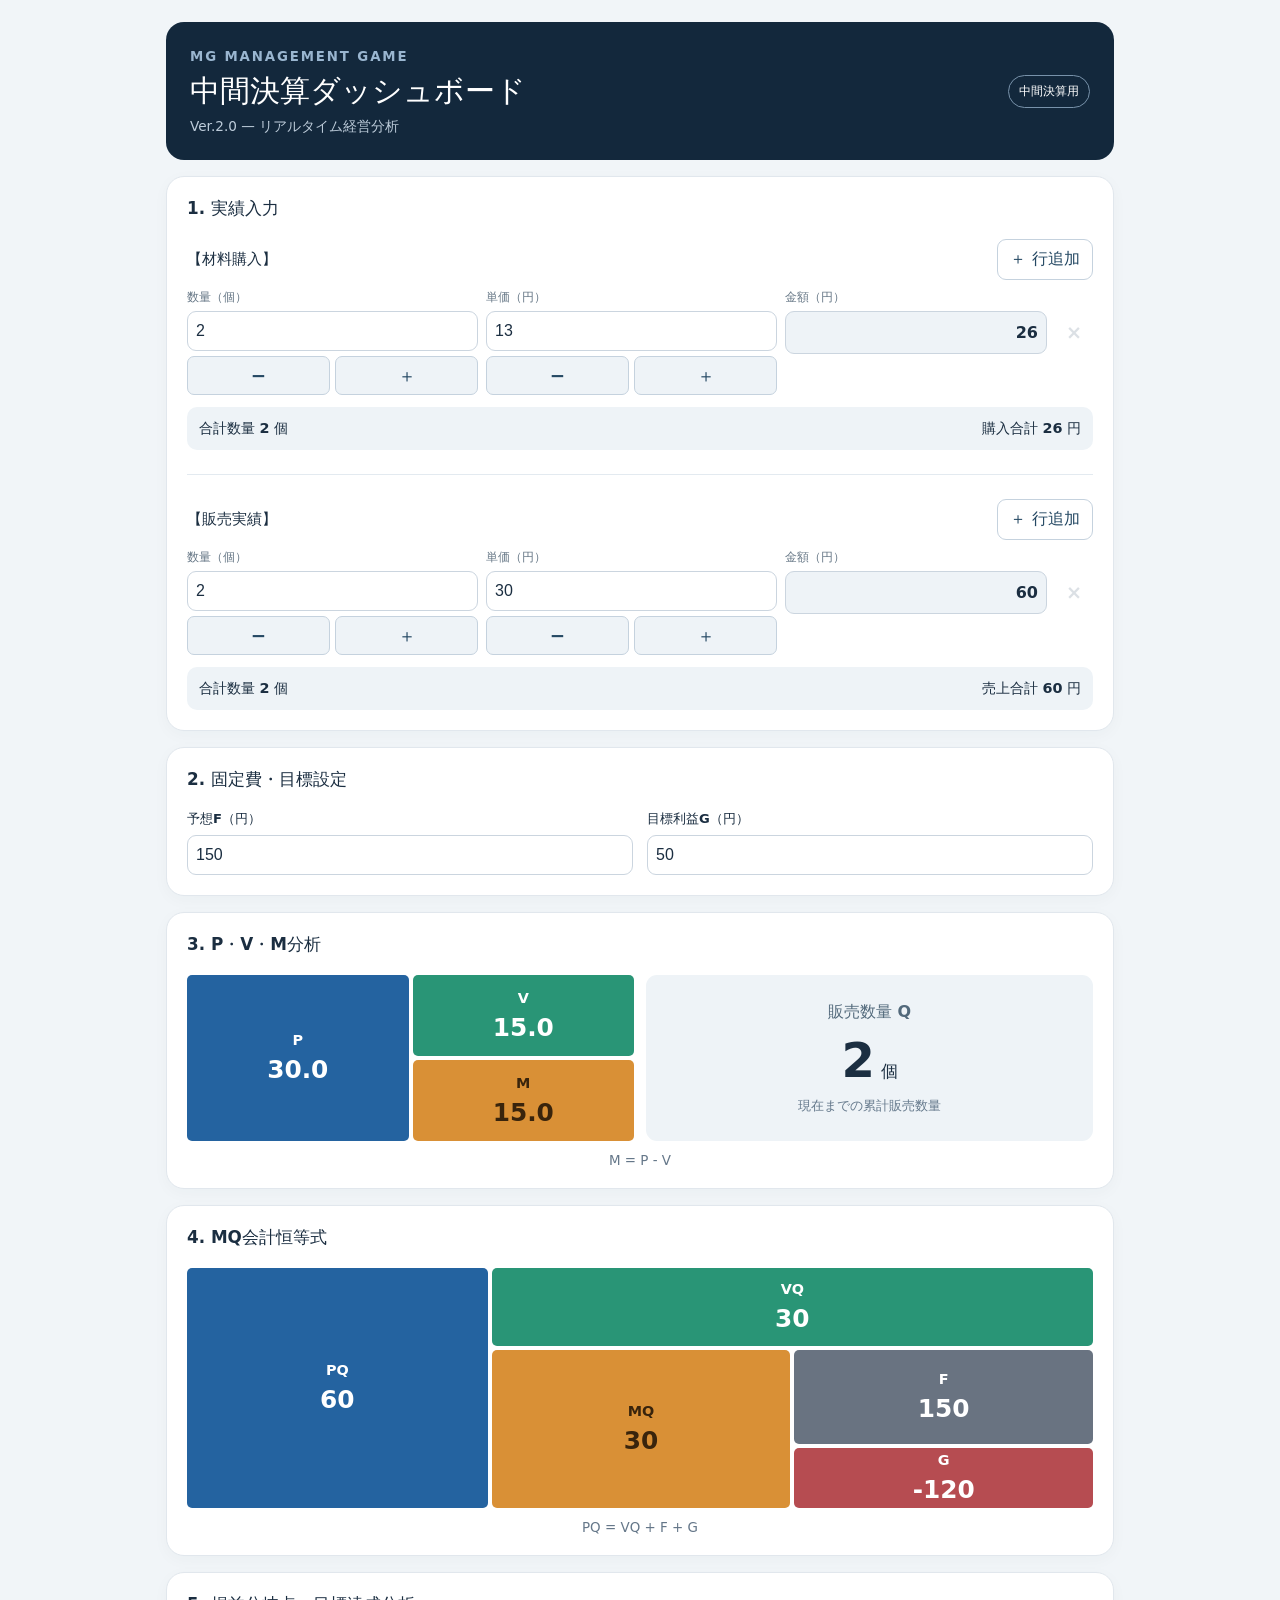
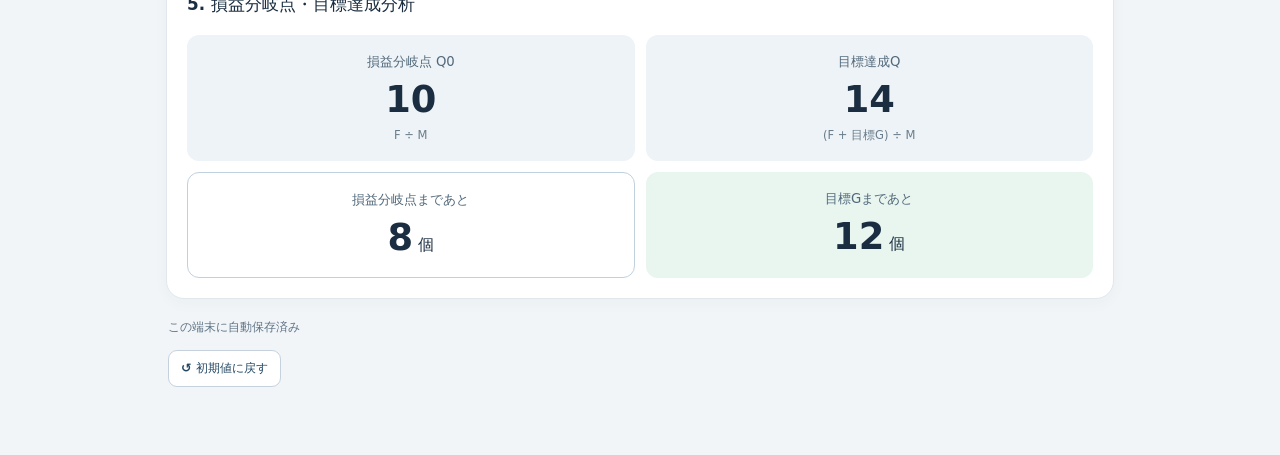
<file: index.html>
<!DOCTYPE html>
<html lang="ja">
<head>
  <meta charset="UTF-8">
  <meta name="viewport" content="width=device-width, initial-scale=1.0">
  <meta name="theme-color" content="#13283c">
  <title>MG 中間決算ダッシュボード</title>

  <link rel="stylesheet" href="style.css">
  <script src="script.js" defer></script>
</head>
<body>
  <main class="app">

    <header class="hero">
      <div>
        <small>MG MANAGEMENT GAME</small>
        <h1>中間決算ダッシュボード</h1>
        <p>Ver.2.0 — リアルタイム経営分析</p>
      </div>
      <span class="pill">中間決算用</span>
    </header>

    <!-- 1. 実績入力 -->
    <section class="panel">
      <h2>1. 実績入力</h2>

      <div class="group-heading">
        <h3>【材料購入】</h3>
        <button id="add-buy" class="outline" type="button">
          ＋ 行追加
        </button>
      </div>

      <div class="entry-head">
        <span>数量（個）</span>
        <span>単価（円）</span>
        <span>金額（円）</span>
        <span></span>
      </div>

      <div id="buy-rows" class="entry-list"></div>

      <div class="subtotals">
        <span>合計数量 <strong id="buy-q">—</strong> 個</span>
        <span>購入合計 <strong id="buy-a">—</strong> 円</span>
      </div>

      <hr>

      <div class="group-heading">
        <h3>【販売実績】</h3>
        <button id="add-sell" class="outline" type="button">
          ＋ 行追加
        </button>
      </div>

      <div class="entry-head">
        <span>数量（個）</span>
        <span>単価（円）</span>
        <span>金額（円）</span>
        <span></span>
      </div>

      <div id="sell-rows" class="entry-list"></div>

      <div class="subtotals">
        <span>合計数量 <strong id="sell-q">—</strong> 個</span>
        <span>売上合計 <strong id="sell-a">—</strong> 円</span>
      </div>
    </section>

    <!-- 2. 固定費・目標設定 -->
    <section class="panel">
      <h2>2. 固定費・目標設定</h2>

      <div class="settings">
        <label>
          予想F（円）
          <input id="fixed" type="number"
                 min="0" step="1" inputmode="numeric">
        </label>

        <label>
          目標利益G（円）
          <input id="goal" type="number"
                 step="1" inputmode="numeric">
        </label>
      </div>
    </section>

    <!-- 3. PVM・販売Q分析 -->
    <section class="panel">
      <h2>3. P・V・M分析</h2>

      <div class="pvm-row">
        <div class="pvm-diagram">
          <div class="tile blue">
            <span>P</span>
            <strong id="p">—</strong>
          </div>

          <div class="pvm-split">
            <div class="tile green">
              <span>V</span>
              <strong id="v">—</strong>
            </div>

            <div class="tile orange" id="m-tile">
              <span>M</span>
              <strong id="m">—</strong>
            </div>
          </div>
        </div>

        <div class="quantity-card">
          <span>販売数量 Q</span>
          <div><strong id="q">—</strong> 個</div>
          <small>現在までの累計販売数量</small>
        </div>
      </div>

      <p class="formula">M = P - V</p>
    </section>

    <!-- 4. MQ会計恒等式 -->
    <section class="panel">
      <h2>4. MQ会計恒等式</h2>

      <div class="equation-diagram">
        <div class="tile blue pq">
          <span>PQ</span>
          <strong id="pq">—</strong>
        </div>

        <div class="right-diagram">
          <div class="tile green vq">
            <span>VQ</span>
            <strong id="vq">—</strong>
          </div>

          <div class="bottom-diagram">
            <div class="tile orange mq">
              <span>MQ</span>
              <strong id="mq">—</strong>
            </div>

            <div class="fg">
              <div class="tile gray">
                <span>F</span>
                <strong id="f">—</strong>
              </div>

              <div class="tile gain" id="g-tile">
                <span>G</span>
                <strong id="g">—</strong>
              </div>
            </div>
          </div>
        </div>
      </div>

      <p class="formula">
        PQ = VQ + F + G
      </p>
    </section>

    <!-- 5. 損益分岐点・目標達成分析 -->
    <section class="panel">
      <h2>5. 損益分岐点・目標達成分析</h2>

      <div class="results">
        <div class="metric">
          <span>損益分岐点 Q0</span>
          <strong id="q0">—</strong>
          <small>F ÷ M</small>
        </div>

        <div class="metric">
          <span>目標達成Q</span>
          <strong id="qt">—</strong>
          <small>(F + 目標G) ÷ M</small>
        </div>

        <div class="metric highlight">
          <span>損益分岐点まであと</span>
          <div><strong id="q0-left">—</strong> 個</div>
        </div>

        <div class="metric highlight goal">
          <span>目標Gまであと</span>
          <div><strong id="qt-left">—</strong> 個</div>
        </div>
      </div>

    </section>

    <!-- データ管理 -->
    <footer>
    <span id="save-status" aria-live="polite">
        ブラウザ内に自動保存します
    </span>

    <div class="actions">
        <button id="reset" type="button" class="outline">
        ↺ 初期値に戻す
        </button>
    </div>
    </footer>

  </main>
</body>
</html>
</file>
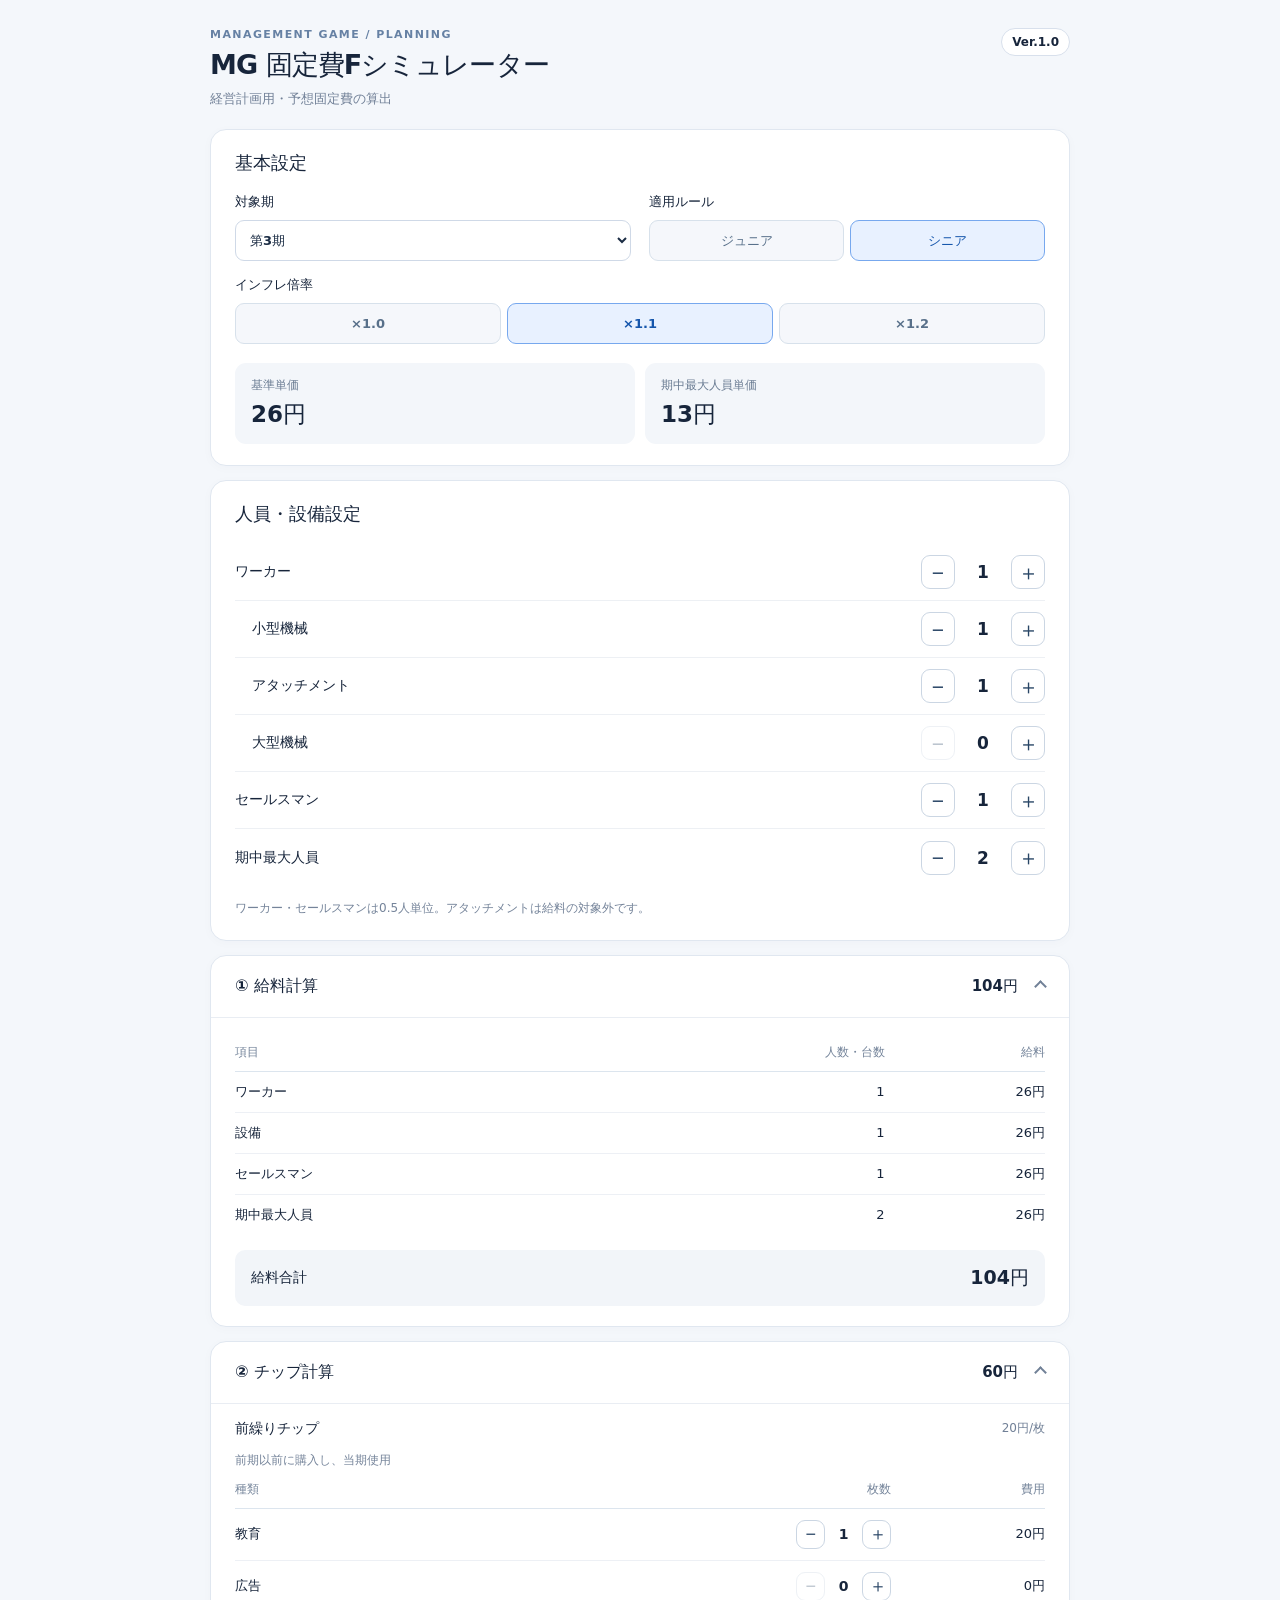
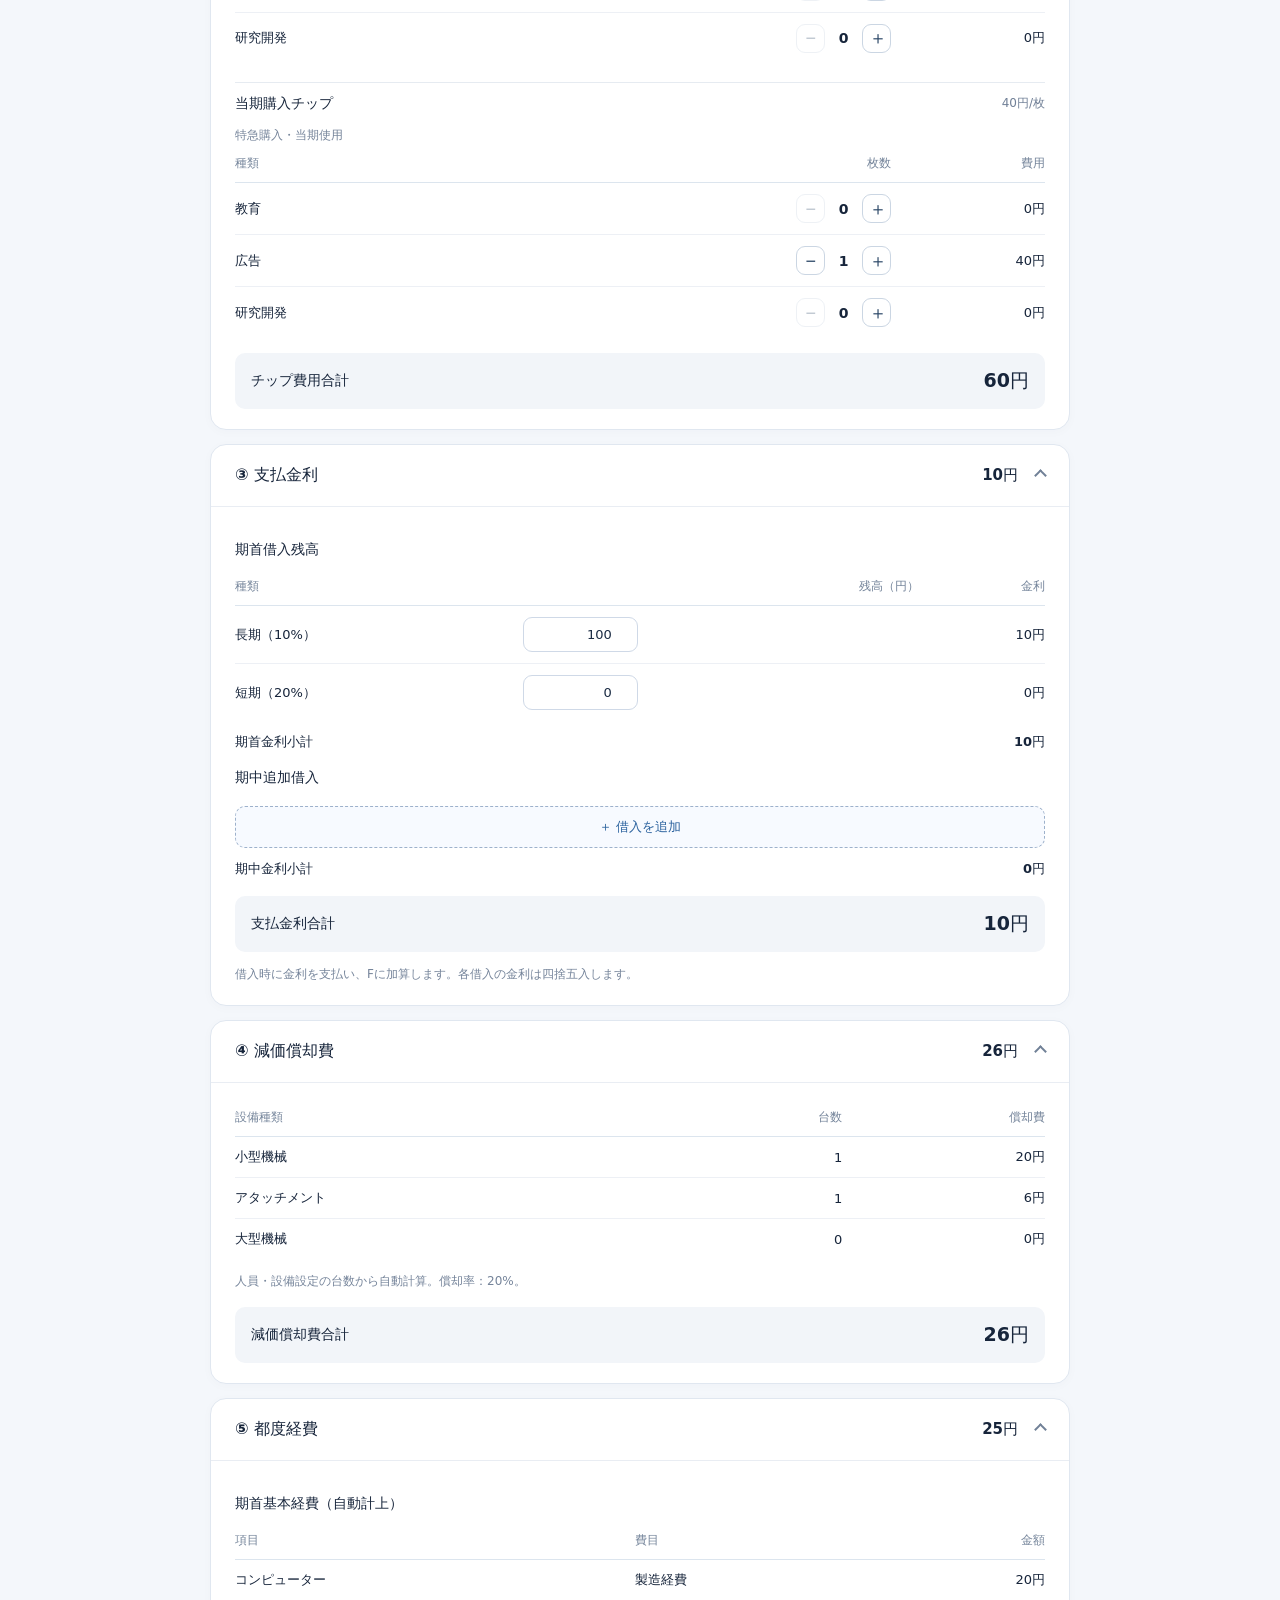
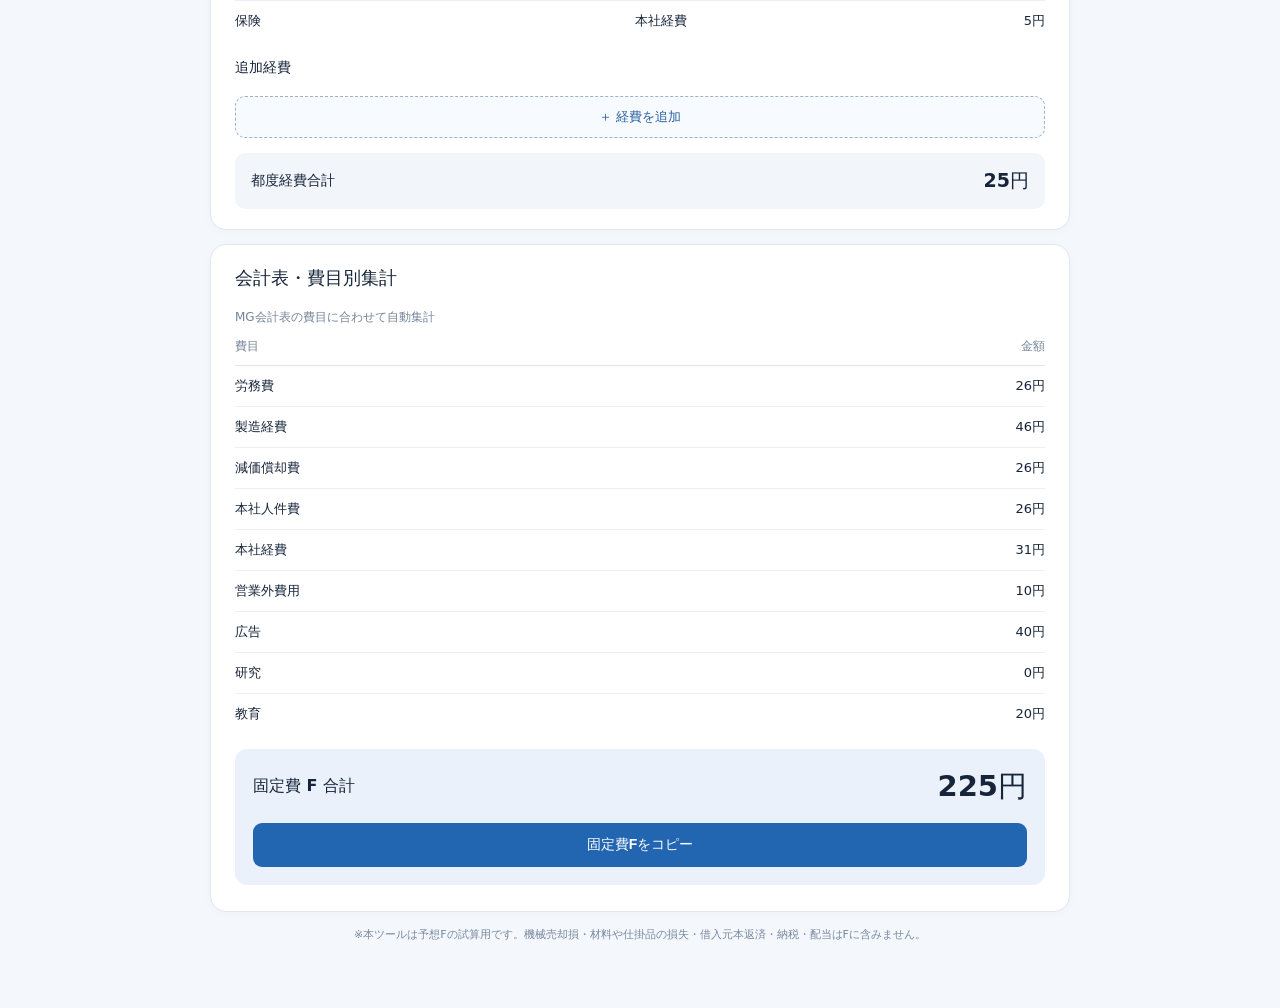
<file: f-simulator/f-simulator.html>
<!doctype html>
<html lang="ja">
<head>
  <meta charset="utf-8">
  <meta name="viewport" content="width=device-width, initial-scale=1">
  <meta name="theme-color" content="#f5f7fb">
  <title>MG 固定費Fシミュレーター</title>
  <link rel="stylesheet" href="./f-simulator.css">
  <script src="./f-simulator.js" defer></script>
</head>
<body>
  <main class="app">
    <header class="page-head">
      <div><p class="eyebrow">MANAGEMENT GAME / PLANNING</p><h1>MG 固定費Fシミュレーター</h1><p class="subtitle">経営計画用・予想固定費の算出</p></div>
      <span class="version">Ver.1.0</span>
    </header>

    <section class="panel" aria-labelledby="basic-title">
      <h2 id="basic-title">基本設定</h2>
      <div class="settings-grid">
        <label class="field"><span>対象期</span><select id="period"><option value="2">第2期</option><option value="3" selected>第3期</option><option value="4">第4期</option><option value="5">第5期</option></select></label>
        <div class="field"><span>適用ルール</span><div class="segments" id="rule-segments" role="group" aria-label="適用ルール"><button type="button" data-rule="junior">ジュニア</button><button type="button" data-rule="senior">シニア</button></div></div>
        <div class="field wide"><span>インフレ倍率</span><div class="segments" id="inflation-segments" role="group" aria-label="インフレ倍率"><button type="button" data-inflation="1">×1.0</button><button type="button" data-inflation="1.1">×1.1</button><button type="button" data-inflation="1.2">×1.2</button></div></div>
      </div>
      <div class="stat-grid"><div class="stat"><span>基準単価</span><strong id="base-unit">―</strong></div><div class="stat"><span>期中最大人員単価</span><strong id="peak-unit">―</strong></div></div>
    </section>

    <section class="panel" aria-labelledby="people-title"><h2 id="people-title">人員・設備設定</h2><div class="counter-list" id="staff-counters"></div><p class="hint">ワーカー・セールスマンは0.5人単位。アタッチメントは給料の対象外です。</p></section>

    <details class="panel accordion" open><summary><span>① 給料計算</span><span class="summary-right"><output id="salary-summary">―</output><span class="chevron"></span></span></summary><div class="details-content"><div class="table-scroll"><table><thead><tr><th>項目</th><th class="num">人数・台数</th><th class="num">給料</th></tr></thead><tbody id="salary-rows"></tbody></table></div><div class="subtotal"><strong>給料合計</strong><strong id="salary-total">―</strong></div></div></details>

    <details class="panel accordion" open><summary><span>② チップ計算</span><span class="summary-right"><output id="chip-summary">―</output><span class="chevron"></span></span></summary><div class="details-content"><div id="chip-groups"></div><div class="subtotal"><strong>チップ費用合計</strong><strong id="chip-total">―</strong></div></div></details>

    <details class="panel accordion" open><summary><span>③ 支払金利</span><span class="summary-right"><output id="interest-summary">―</output><span class="chevron"></span></span></summary><div class="details-content"><h3>期首借入残高</h3><div class="table-scroll"><table><thead><tr><th>種類</th><th class="num">残高（円）</th><th class="num">金利</th></tr></thead><tbody><tr><td>長期（10%）</td><td><input id="opening-long" type="number" min="0" step="1" value="100" inputmode="numeric" aria-label="期首長期借入残高"></td><td class="num" id="opening-long-fee"></td></tr><tr><td>短期（20%）</td><td><input id="opening-short" type="number" min="0" step="1" value="0" inputmode="numeric" aria-label="期首短期借入残高"></td><td class="num" id="opening-short-fee"></td></tr></tbody></table></div><p class="small-subtotal">期首金利小計 <strong id="opening-fee">―</strong></p><h3>期中追加借入</h3><div id="loan-list" class="entry-list"></div><button type="button" id="add-loan" class="add-btn">＋ 借入を追加</button><p class="small-subtotal">期中金利小計 <strong id="added-fee">―</strong></p><div class="subtotal"><strong>支払金利合計</strong><strong id="interest-total">―</strong></div><p class="hint">借入時に金利を支払い、Fに加算します。各借入の金利は四捨五入します。</p></div></details>

    <details class="panel accordion" open><summary><span>④ 減価償却費</span><span class="summary-right"><output id="depreciation-summary">―</output><span class="chevron"></span></span></summary><div class="details-content"><div class="table-scroll"><table><thead><tr><th>設備種類</th><th class="num">台数</th><th class="num">償却費</th></tr></thead><tbody id="depreciation-rows"></tbody></table></div><p class="hint" id="depreciation-note"></p><div class="subtotal"><strong>減価償却費合計</strong><strong id="depreciation-total">―</strong></div></div></details>

    <details class="panel accordion" open><summary><span>⑤ 都度経費</span><span class="summary-right"><output id="expense-summary">―</output><span class="chevron"></span></span></summary><div class="details-content"><h3>期首基本経費（自動計上）</h3><div class="table-scroll"><table><thead><tr><th>項目</th><th>費目</th><th class="num">金額</th></tr></thead><tbody><tr><td>コンピューター</td><td>製造経費</td><td class="num">20円</td></tr><tr><td>保険</td><td>本社経費</td><td class="num">5円</td></tr></tbody></table></div><h3>追加経費</h3><div id="expense-list" class="entry-list"></div><button type="button" id="add-expense" class="add-btn">＋ 経費を追加</button><div class="subtotal"><strong>都度経費合計</strong><strong id="expense-total">―</strong></div></div></details>

    <section class="panel report" aria-labelledby="report-title"><h2 id="report-title">会計表・費目別集計</h2><p class="hint">MG会計表の費目に合わせて自動集計</p><div class="table-scroll"><table><thead><tr><th>費目</th><th class="num">金額</th></tr></thead><tbody id="account-rows"></tbody></table></div><div class="grand-total"><div><span>固定費 F 合計</span><strong id="grand-total">―</strong></div><button type="button" id="copy-f">固定費Fをコピー</button></div><p class="copy-message" id="copy-message" role="status" aria-live="polite"></p></section>
    <p class="footer-note">※本ツールは予想Fの試算用です。機械売却損・材料や仕掛品の損失・借入元本返済・納税・配当はFに含みません。</p>
  </main>
</body>
</html>
</file>
<file: style.css>
:root {
  font-family: system-ui, -apple-system, "Segoe UI", sans-serif;
  color: #1b2e41;
  background: #f1f5f8;
  font-synthesis: none;
}

* {
  box-sizing: border-box;
}

body {
  margin: 0;
}

.app {
  max-width: 980px;
  margin: auto;
  padding: 22px 16px 50px;
}

/* ヘッダー */
.hero {
  background: #13283c;
  color: #fff;
  border-radius: 18px;
  padding: 24px;
  display: flex;
  align-items: center;
  justify-content: space-between;
  gap: 16px;
  margin-bottom: 16px;
}

.hero small {
  letter-spacing: .14em;
  color: #9ab6d0;
  font-weight: 700;
}

.hero h1 {
  margin: 6px 0;
  font-size: clamp(1.2rem, 3vw, 1.9rem);
}

.hero p {
  margin: 0;
  font-size: .85rem;
  color: #bdccda;
}

.pill {
  border: 1px solid #7892aa;
  border-radius: 30px;
  white-space: nowrap;
  padding: 7px 10px;
  font-size: .75rem;
}

/* セクション */
.panel {
  background: #fff;
  border: 1px solid #e1e7ed;
  border-radius: 18px;
  padding: 20px;
  margin-bottom: 16px;
  box-shadow: 0 4px 16px #253b4d08;
}

h2 {
  font-size: 1.05rem;
  margin: 0 0 19px;
}

h3 {
  font-size: .96rem;
  margin: 0;
}

/* 入力エリア */
.group-heading {
  display: flex;
  justify-content: space-between;
  align-items: center;
  margin-bottom: 10px;
}

button {
  font: inherit;
  font-weight: 650;
  border-radius: 9px;
  padding: 9px 12px;
  cursor: pointer;
}

.outline {
  background: #fff;
  color: #244863;
  border: 1px solid #c5d2de;
}

.outline:hover {
  background: #eff5fa;
}

.danger {
  background: #fff;
  color: #b4474d;
  border: 1px solid #eac2c4;
}

.entry-head,
.entry-row {
  display: grid;
  grid-template-columns:
    minmax(0, 1fr)
    minmax(0, 1fr)
    minmax(0, .9fr)
    38px;
  align-items: center;
  gap: 8px;
}

.entry-head {
  font-size: .73rem;
  color: #667786;
  margin-bottom: 6px;
}

.entry-list {
  display: grid;
  gap: 8px;
}

.entry-row input,
.settings input {
  width: 100%;
  border: 1px solid #cbd5df;
  border-radius: 9px;
  padding: 10px 8px;
  font-size: 1rem;
  background: white;
  color: #1b2e41;
  min-width: 0;
}

.entry-row input:focus,
.settings input:focus {
  outline: 2px solid #4a92c7;
  outline-offset: 1px;
}

.entry-row input.invalid,
.settings input.invalid {
  border-color: #bd4650;
  background: #fff5f5;
}

.amount {
  font-weight: 650;
  text-align: right;
  overflow-wrap: anywhere;
  font-variant-numeric: tabular-nums;
}

.remove {
  padding: 8px 4px;
  background: transparent;
  border: 0;
  color: #8c9baa;
  font-size: 1.2rem;
}

.remove:disabled {
  opacity: .3;
  cursor: default;
}

.subtotals {
  display: flex;
  justify-content: space-between;
  flex-wrap: wrap;
  gap: 7px;
  background: #eef3f7;
  border-radius: 10px;
  padding: 12px;
  font-size: .9rem;
  margin-top: 12px;
}

hr {
  border: 0;
  border-top: 1px solid #e3eaf0;
  margin: 24px 0;
}

/* 固定費・目標設定 */
.settings {
  display: grid;
  grid-template-columns: 1fr 1fr;
  gap: 14px;
}

.settings label {
  font-size: .82rem;
  font-weight: 650;
  display: grid;
  gap: 7px;
}

/* PVM・Q ブロック図 */
.pvm-row {
  display: grid;
  grid-template-columns: 1fr 1fr;
  gap: 12px;
}

.pvm-diagram {
  display: grid;
  grid-template-columns: 1fr 1fr;
  gap: 4px;
  height: 166px;
}

.pvm-split {
  display: grid;
  grid-template-rows: 1fr 1fr;
  gap: 4px;
}

.tile {
  display: flex;
  flex-direction: column;
  justify-content: center;
  align-items: center;
  gap: 7px;
  min-width: 0;
  padding: 4px;
  border-radius: 5px;
  text-align: center;
  color: white;
}

.tile span {
  font-size: .9rem;
  font-weight: 650;
}

.tile strong {
  font-size: clamp(1rem, 3vw, 1.55rem);
  font-variant-numeric: tabular-nums;
  overflow-wrap: anywhere;
}

.blue {
  background: #2463a0;
}

.orange {
  background: #d99036;
  color: #39240c;
}

.green {
  background: #299576;
}

.gray {
  background: #697381;
}

.gain {
  background: #27865f;
}

.negative {
  background: #b64c51 !important;
  color: #fff;
}

.quantity-card {
  background: #eef3f7;
  border-radius: 11px;
  display: flex;
  flex-direction: column;
  align-items: center;
  justify-content: center;
  gap: 9px;
  text-align: center;
}

.quantity-card span {
  font-weight: 650;
  color: #52697b;
}

.quantity-card div {
  font-size: 1.05rem;
  font-weight: 700;
}

.quantity-card strong {
  font-size: clamp(2rem, 5vw, 3rem);
  font-variant-numeric: tabular-nums;
}

.quantity-card small {
  color: #64788b;
}

.formula {
  text-align: center;
  font-size: .84rem;
  color: #657789;
  margin: 12px 0 0;
}

/* 会計恒等式ブロック図 */
.equation-diagram {
  display: grid;
  grid-template-columns: 1fr 2fr;
  gap: 4px;
  height: 240px;
}

.right-diagram {
  display: grid;
  grid-template-rows: 78px 1fr;
  gap: 4px;
  min-height: 0;
}

.bottom-diagram {
  display: grid;
  grid-template-columns: 1fr 1fr;
  gap: 4px;
  min-height: 0;
}

.fg {
  display: grid;
  grid-template-rows: 2fr 1fr;
  gap: 4px;
  min-height: 0;
}

/* 損益分岐点・目標達成 */
.results {
  display: grid;
  grid-template-columns: 1fr 1fr;
  gap: 11px;
}

.metric {
  background: #eef3f7;
  border-radius: 12px;
  padding: 18px 14px;
  display: flex;
  flex-direction: column;
  gap: 7px;
}

.metric span {
  font-size: .83rem;
  color: #52697b;
}

.metric strong {
  font-size: clamp(1.6rem, 4vw, 2.3rem);
  font-variant-numeric: tabular-nums;
}

.metric small {
  font-size: .72rem;
  color: #697d8b;
}

.metric.highlight {
  border: 1px solid #bfd0df;
  background: white;
  align-items: center;
  text-align: center;
}

.metric.goal {
  background: #e8f6ef;
  border: 0;
}

.notice {
  color: #6b7c8a;
  font-size: .78rem;
  line-height: 1.6;
}

.notice.warn {
  color: #b4474d;
}

/* 保存・管理 */
footer {
  color: #607486;
  font-size: .78rem;
  padding: 4px 2px;
}

footer .actions {
  display: flex;
  gap: 9px;
  flex-wrap: wrap;
  margin: 14px 0;
}

footer p {
  line-height: 1.5;
}

#save-status {
  font-weight: 650;
}

/* スマートフォン対応 */
@media (max-width: 520px) {
  .app {
    padding: 9px 9px 40px;
  }

  .hero {
    padding: 17px 13px;
    border-radius: 12px;
  }

  .hero .pill {
    display: none;
  }

  .panel {
    padding: 14px 12px;
    border-radius: 12px;
  }

  .entry-head,
  .entry-row {
    grid-template-columns:
      minmax(0, 1fr)
      minmax(0, 1fr)
      minmax(0, .85fr)
      30px;
    gap: 5px;
  }

  .entry-row input {
    padding: 9px 5px;
  }

  .entry-head {
    font-size: .68rem;
  }

  .subtotals {
    font-size: .8rem;
  }

  .pvm-row {
    gap: 8px;
  }

  .pvm-diagram {
    height: 148px;
  }

  .quantity-card {
    height: 148px;
  }

  .quantity-card small {
    font-size: .64rem;
  }

  .tile strong {
    font-size: 1.05rem;
  }

  .equation-diagram {
    height: 220px;
  }

  .right-diagram {
    grid-template-rows: 72px 1fr;
  }

  .results {
    gap: 8px;
  }

  .metric {
    padding: 14px 10px;
  }

  .metric span {
    font-size: .75rem;
  }
}

/* =====================================
   Ver.2.0 入力操作改善
   ===================================== */

/* 数値入力欄とボタンを縦に配置 */
.number-control {
  display: flex;
  flex-direction: column;
  gap: 5px;
  min-width: 0;
}

/* ±ボタンを数値の下に並べる */
.step-buttons {
  display: grid;
  grid-template-columns: 1fr 1fr;
  gap: 5px;
}

.step-button {
  min-width: 0;
  min-height: 36px;
  padding: 6px 0;
  border: 1px solid #c5d2de;
  border-radius: 7px;
  background: #eef3f7;
  color: #244863;
  font-size: 1.15rem;
  font-weight: 700;
  touch-action: manipulation;
}

.step-button:active {
  background: #c9deed;
}

/* 金額は同行右側の中央に表示 */
.entry-row .amount {
  align-self: center;
  text-align: right;
}

/* スマートフォンでの操作 */
@media (max-width: 520px) {
  .step-buttons {
    gap: 4px;
  }

  .step-button {
    min-height: 38px;
    padding: 5px 0;
  }

  .entry-row {
    align-items: center;
  }

  .entry-row .amount {
    font-size: .85rem;
  }
}

/* =====================================
   Ver.2.0 デザイン修正
   ===================================== */

/* V・VQを緑、M・MQをオレンジに変更 */
.green {
  background: #299576;
  color: #fff;
}

.orange {
  background: #d99036;
  color: #39240c;
}

/* 実績入力の金額表示 */
.entry-row .amount {
  align-self: start;
  display: flex;
  justify-content: flex-end;
  align-items: center;

  height: 43px;
  min-width: 0;
  padding: 0 8px;

  background: #eef3f7;
  border: 1px solid #cbd5df;
  border-radius: 9px;

  color: #1b2e41;
  font-weight: 700;
  font-variant-numeric: tabular-nums;
  text-align: right;
}

/* 数値ボタンを含む明細行は上揃え */
.entry-row {
  align-items: start;
}

/* 削除ボタンを入力欄の高さに合わせる */
.entry-row .remove {
  align-self: start;
  height: 43px;
}

/* Q0・目標達成Qのカードを中央揃え */
.results .metric:nth-child(1),
.results .metric:nth-child(2) {
  align-items: center;
  text-align: center;
}

/* スマートフォン対応 */
@media (max-width: 520px) {
  .entry-row {
    align-items: start;
  }

  .entry-row .amount {
    height: 42px;
    padding: 0 5px;
    font-size: .85rem;
  }

  .entry-row .remove {
    height: 42px;
  }
}
</file>
<file: f-simulator/f-simulator.css>
:root{font-family:system-ui,-apple-system,"Segoe UI","Yu Gothic",Meiryo,sans-serif;color:#17253b;background:#f4f7fb;font-synthesis:none}*{box-sizing:border-box}body{margin:0}.app{width:min(860px,calc(100% - 28px));margin:28px auto 64px}.page-head{display:flex;align-items:flex-start;justify-content:space-between;gap:12px;margin:0 0 21px}.eyebrow{font-size:11px;font-weight:800;letter-spacing:.13em;color:#6681a4;margin:0 0 6px}h1{font-size:clamp(20px,4vw,27px);margin:0;letter-spacing:-.035em}.subtitle{color:#718097;font-size:13px;margin:7px 0 0}.version{white-space:nowrap;font-size:12px;font-weight:700;border:1px solid #d8e0ec;padding:6px 10px;border-radius:20px;background:white}.panel{background:white;border:1px solid #e0e7f0;border-radius:16px;padding:21px 24px;margin-bottom:14px;box-shadow:0 2px 11px #17305206}h2{font-size:18px;margin:0 0 18px}h3{font-size:14px;margin:18px 0 9px}.settings-grid{display:grid;grid-template-columns:1fr 1fr;gap:15px 18px}.field{display:flex;flex-direction:column;gap:9px;font-size:13px;font-weight:700}.field.wide{grid-column:1/-1}select,input{color:#1b2c44;font:inherit;background:#fff;border:1px solid #cfd9e7;border-radius:9px;min-height:41px;padding:8px 10px;max-width:100%;min-width:0}select:focus-visible,input:focus-visible,button:focus-visible,summary:focus-visible{outline:3px solid #8fbbff;outline-offset:2px}.segments{display:flex;gap:6px}.segments button{flex:1;min-height:41px;background:#f5f7fb;border:1px solid #d7e1eb;border-radius:9px;font:inherit;font-size:13px;font-weight:700;color:#58708a;cursor:pointer}.segments button.active{background:#e8f1ff;color:#1556ac;border-color:#77a8ee}.segments button:disabled{opacity:.5;cursor:not-allowed}.stat-grid{display:grid;grid-template-columns:1fr 1fr;gap:10px;margin-top:19px}.stat{background:#f3f6fa;border-radius:11px;padding:14px 16px;display:flex;flex-direction:column;gap:5px}.stat span{font-size:12px;color:#687a91}.stat strong{font-size:23px;font-variant-numeric:tabular-nums}.counter-list{display:flex;flex-direction:column}.counter-line{display:flex;justify-content:space-between;align-items:center;gap:12px;min-height:57px;border-bottom:1px solid #edf0f4}.counter-line:last-child{border-bottom:0}.counter-line .name{font-weight:650;font-size:14px}.counter-line.machine .name{padding-left:17px;font-weight:500}.counter-line.machine-first{border-top:1px solid #edf0f4}.counter-line.machine-first .name{padding-left:17px}.counter-controls{display:flex;align-items:center;gap:11px;flex-shrink:0}.counter-controls output{width:34px;text-align:center;font-size:17px;font-weight:700;font-variant-numeric:tabular-nums}.counter-controls button{height:34px;width:34px;background:#fff;border:1px solid #cbd6e3;border-radius:9px;color:#294666;font-size:21px;line-height:1;cursor:pointer}.counter-controls button:hover:not(:disabled){background:#eef5ff}.counter-controls button:disabled{opacity:.32;cursor:default}.hint{font-size:12px;color:#75849a;line-height:1.65;margin:13px 0 0}.accordion{padding:0}.accordion summary{display:flex;justify-content:space-between;align-items:center;gap:12px;cursor:pointer;padding:20px 24px;list-style:none;font-weight:750;font-size:16px}.accordion summary::-webkit-details-marker{display:none}.summary-right{display:flex;align-items:center;gap:18px;font-size:15px;font-weight:750;white-space:nowrap}.chevron{border-right:2px solid #718197;border-bottom:2px solid #718197;width:9px;height:9px;transform:rotate(45deg);transition:transform .15s}details[open] .chevron{transform:rotate(225deg)}.details-content{border-top:1px solid #e9edf3;padding:16px 24px 20px}.table-scroll{overflow-x:auto}table{border-collapse:collapse;width:100%;font-size:13px}th{text-align:left;font-size:12px;color:#74849a;font-weight:650;padding:10px 8px;border-bottom:1px solid #dce5ee;white-space:nowrap}td{padding:11px 8px;border-bottom:1px solid #edf0f5}tr:last-child td{border-bottom:0}.num{text-align:right;font-variant-numeric:tabular-nums}td input{width:115px;min-height:35px;text-align:right}td:first-child,th:first-child{padding-left:0}td:last-child,th:last-child{padding-right:0}.subtotal{display:flex;justify-content:space-between;align-items:center;background:#f2f5f9;border-radius:10px;padding:15px 16px;margin-top:15px;font-size:14px}.subtotal strong:last-child{font-size:19px;font-variant-numeric:tabular-nums}.small-subtotal{display:flex;justify-content:space-between;margin:12px 0 18px;font-size:13px}.chip-group+ .chip-group{margin-top:18px;border-top:1px solid #e6ebf1;padding-top:12px}.chip-head{display:flex;align-items:center;justify-content:space-between;margin:0 0 8px;font-size:14px}.chip-head small{font-size:12px;color:#718097}.chip-group .counter-controls{gap:6px}.chip-group .counter-controls button{height:29px;width:29px;font-size:18px}.chip-group .counter-controls output{font-size:14px;width:25px}.entry-list{display:flex;flex-direction:column;gap:10px}.entry-row{display:flex;gap:8px;align-items:center}.entry-row input[type=number]{width:105px;text-align:right}.entry-row input[type=text]{flex:1;width:0}.entry-row select{width:110px;flex-shrink:0}.entry-row .computed{min-width:55px;text-align:right;font-size:13px}.entry-row .delete-btn{flex-shrink:0;width:37px;height:39px;background:#fff;color:#ad4d55;border:1px solid #e5cbd0;border-radius:9px;font-size:19px;cursor:pointer}.add-btn{width:100%;border:1px dashed #9db1cb;color:#2b629e;background:#f7faff;border-radius:10px;min-height:42px;margin-top:10px;font-weight:750;cursor:pointer}.grand-total{margin-top:15px;background:#eaf1fa;padding:18px;border-radius:12px}.grand-total>div{display:flex;justify-content:space-between;align-items:center;gap:10px;font-weight:800}.grand-total strong{font-size:29px;font-variant-numeric:tabular-nums}.grand-total button{background:#2266b2;color:white;border:0;border-radius:9px;padding:13px;width:100%;margin-top:16px;font-size:14px;font-weight:750;cursor:pointer}.copy-message{font-size:12px;color:#267047;margin:5px 0 0}.footer-note{text-align:center;font-size:11px;color:#77889f;line-height:1.7;padding:0 10px}@media(max-width:560px){.app{width:calc(100% - 20px);margin:18px auto 38px}.panel{padding:17px 15px;border-radius:13px}.accordion{padding:0}.accordion summary{padding:18px 15px}.details-content{padding:14px 15px 18px}.settings-grid{grid-template-columns:1fr}.field.wide{grid-column:auto}.stat strong{font-size:21px}.summary-right{gap:12px}.entry-row{flex-wrap:wrap}.entry-row select{width:98px}.entry-row input[type=number]{width:89px}.entry-row .computed{min-width:45px}.page-head .version{font-size:11px}.grand-total strong{font-size:25px}td{padding:10px 5px}th{padding:9px 5px}.counter-line .name{font-size:13px}}
</file>
